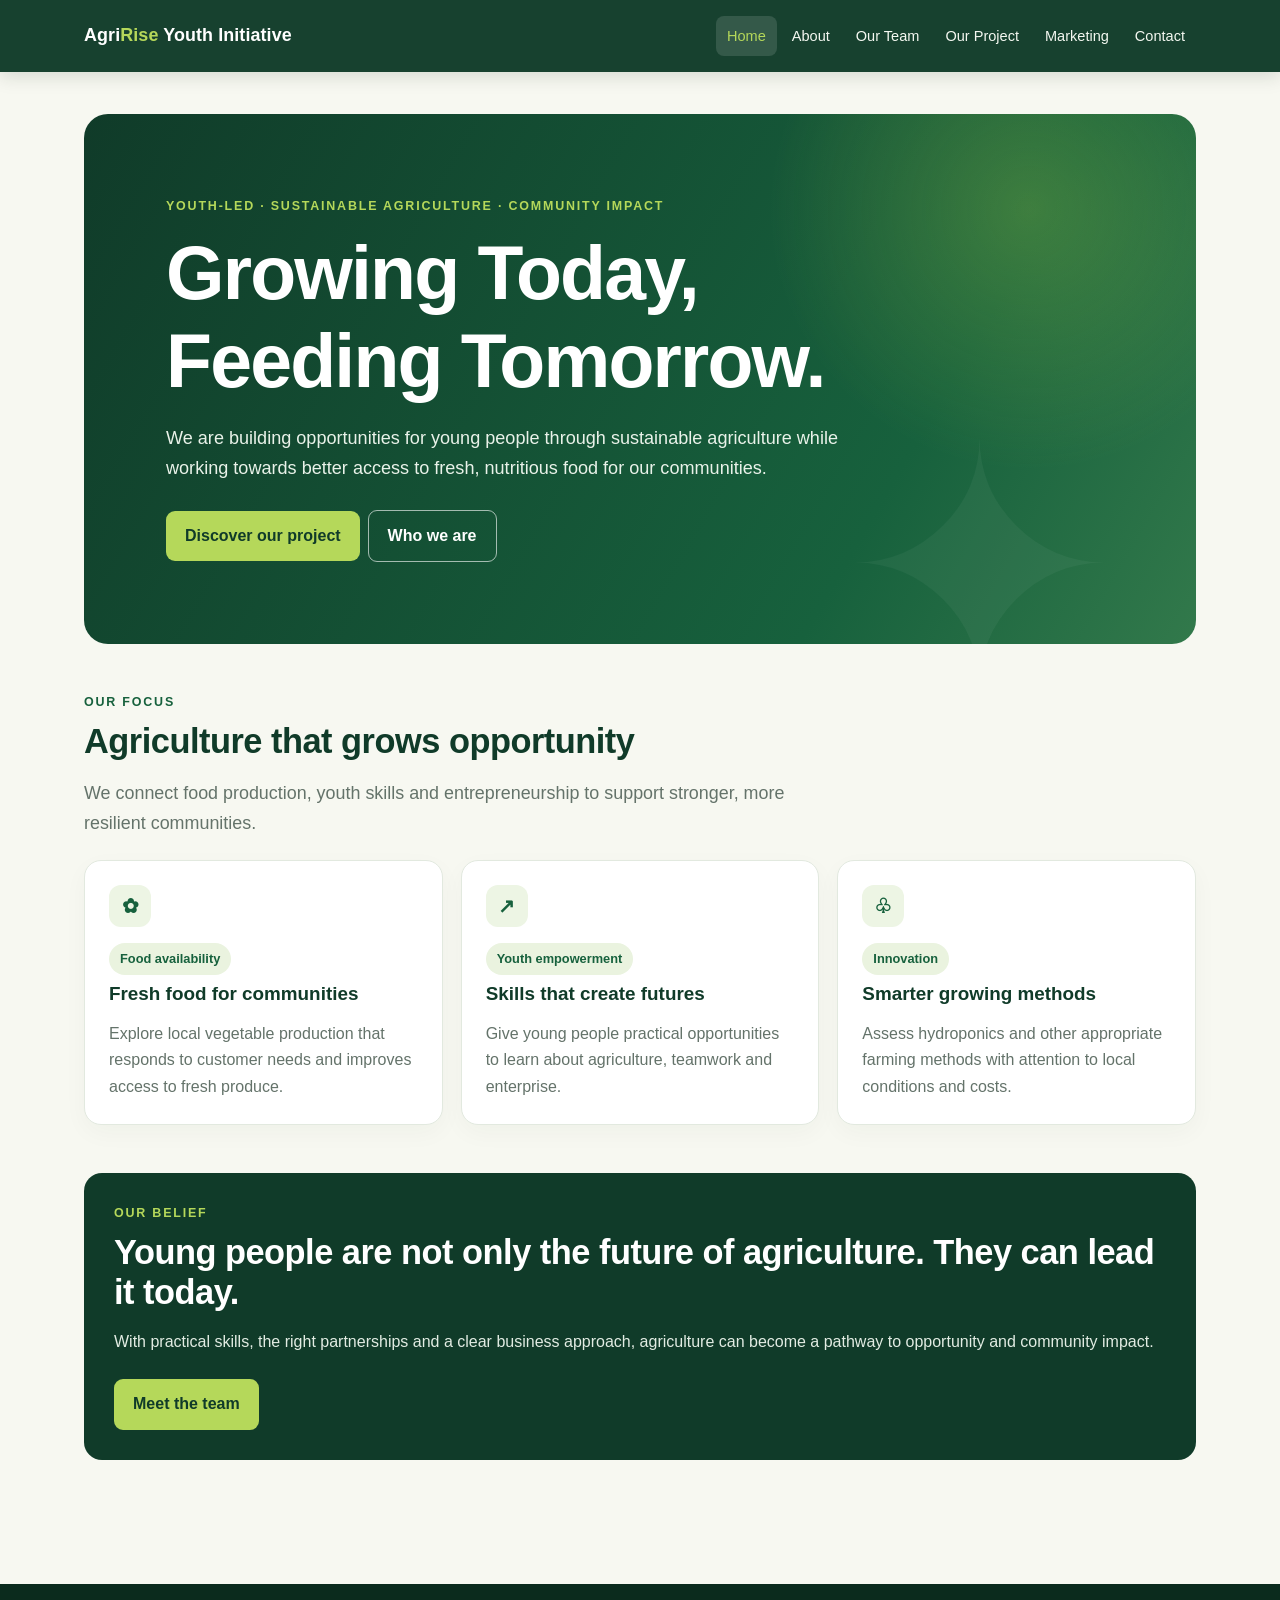
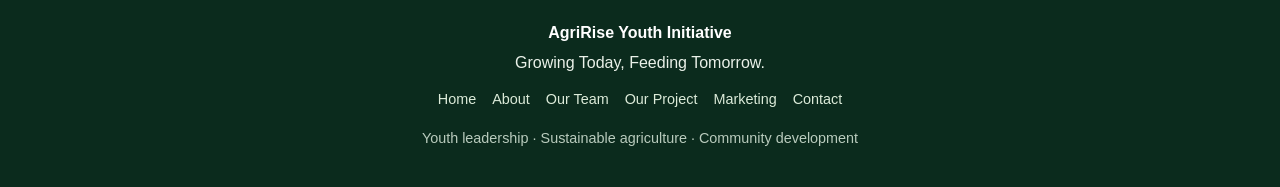
<file: index.html>
<!doctype html><html lang="en"><head><meta charset="utf-8"><meta name="viewport" content="width=device-width,initial-scale=1"><meta name="description" content="AgriRise Youth Initiative: youth empowerment through sustainable agriculture."><title>AgriRise Youth Initiative | Home</title><link rel="stylesheet" href="styles.css"></head><body><header><div class="nav"><a class="brand" href="index.html">Agri<em>Rise</em> Youth Initiative</a><nav aria-label="Main navigation"><a class="active" href="index.html">Home</a><a class="" href="about.html">About</a><a class="" href="team.html">Our Team</a><a class="" href="project.html">Our Project</a><a class="" href="marketing.html">Marketing</a><a class="" href="contact.html">Contact</a></nav></div></header><main>
<section class="hero"><div class="hero-content"><div class="eyebrow">Youth-led · Sustainable agriculture · Community impact</div><h1>Growing Today,<br>Feeding Tomorrow.</h1><p>We are building opportunities for young people through sustainable agriculture while working towards better access to fresh, nutritious food for our communities.</p><a class="btn" href="project.html">Discover our project</a><a class="btn secondary" href="about.html">Who we are</a></div></section>
<section class="section"><div class="section-head"><div class="eyebrow">Our focus</div><h2>Agriculture that grows opportunity</h2><p class="lead">We connect food production, youth skills and entrepreneurship to support stronger, more resilient communities.</p></div><div class="grid"><article class="card"><div class="icon">✿</div><span class="pill">Food availability</span><h3>Fresh food for communities</h3><p>Explore local vegetable production that responds to customer needs and improves access to fresh produce.</p></article><article class="card"><div class="icon">↗</div><span class="pill">Youth empowerment</span><h3>Skills that create futures</h3><p>Give young people practical opportunities to learn about agriculture, teamwork and enterprise.</p></article><article class="card"><div class="icon">♧</div><span class="pill">Innovation</span><h3>Smarter growing methods</h3><p>Assess hydroponics and other appropriate farming methods with attention to local conditions and costs.</p></article></div></section>
<section class="section banner"><div class="eyebrow" style="color:var(--lime)">Our belief</div><h2>Young people are not only the future of agriculture. They can lead it today.</h2><p>With practical skills, the right partnerships and a clear business approach, agriculture can become a pathway to opportunity and community impact.</p><a class="btn" href="team.html">Meet the team</a></section>
</main><footer><p><strong>AgriRise Youth Initiative</strong></p><p>Growing Today, Feeding Tomorrow.</p><div class="footer-links"><a href="index.html">Home</a><a href="about.html">About</a><a href="team.html">Our Team</a><a href="project.html">Our Project</a><a href="marketing.html">Marketing</a><a href="contact.html">Contact</a></div><p class="small" style="color:#b9cbbd;margin-top:15px">Youth leadership · Sustainable agriculture · Community development</p></footer></body></html>
</file>
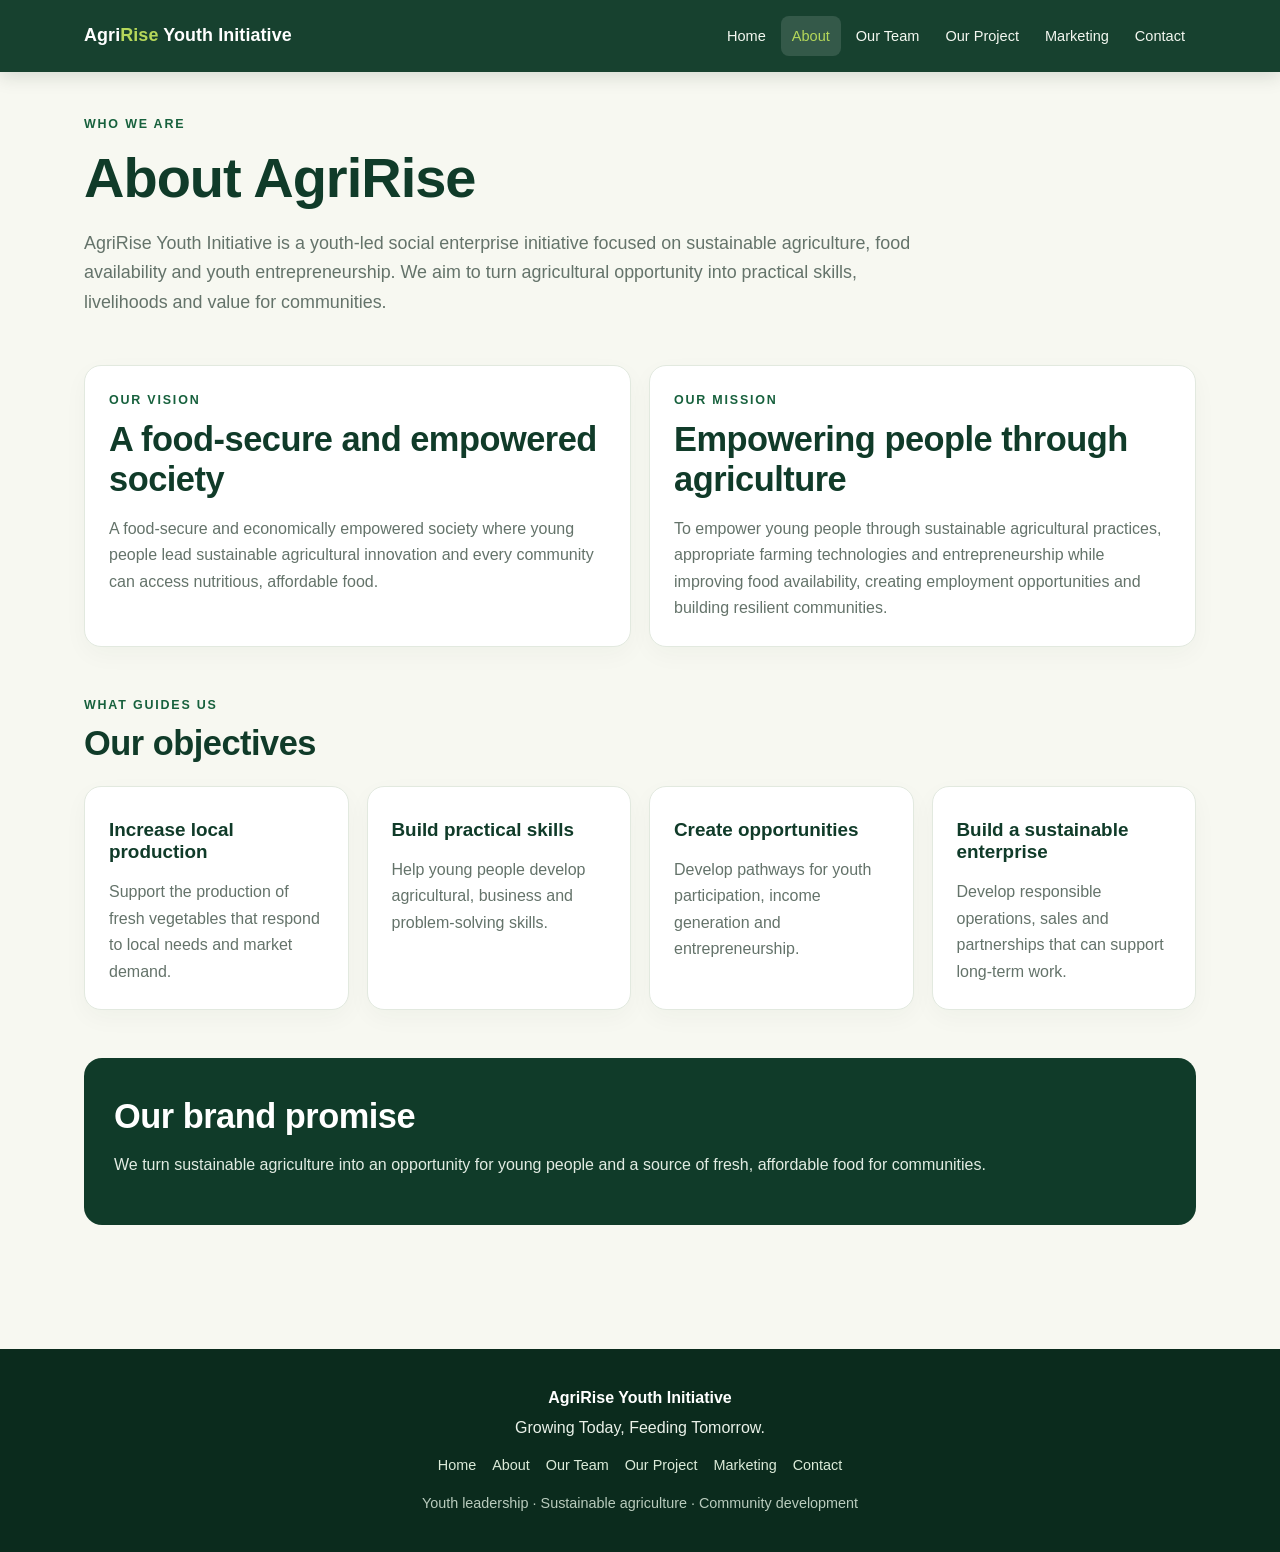
<file: about.html>
<!doctype html><html lang="en"><head><meta charset="utf-8"><meta name="viewport" content="width=device-width,initial-scale=1"><meta name="description" content="AgriRise Youth Initiative: youth empowerment through sustainable agriculture."><title>About AgriRise</title><link rel="stylesheet" href="styles.css"></head><body><header><div class="nav"><a class="brand" href="index.html">Agri<em>Rise</em> Youth Initiative</a><nav aria-label="Main navigation"><a class="" href="index.html">Home</a><a class="active" href="about.html">About</a><a class="" href="team.html">Our Team</a><a class="" href="project.html">Our Project</a><a class="" href="marketing.html">Marketing</a><a class="" href="contact.html">Contact</a></nav></div></header><main>
<div class="eyebrow">Who we are</div><h1 class="page-title">About AgriRise</h1><p class="lead">AgriRise Youth Initiative is a youth-led social enterprise initiative focused on sustainable agriculture, food availability and youth entrepreneurship. We aim to turn agricultural opportunity into practical skills, livelihoods and value for communities.</p>
<section class="section grid"><article class="card"><div class="eyebrow">Our vision</div><h2>A food-secure and empowered society</h2><p>A food-secure and economically empowered society where young people lead sustainable agricultural innovation and every community can access nutritious, affordable food.</p></article><article class="card"><div class="eyebrow">Our mission</div><h2>Empowering people through agriculture</h2><p>To empower young people through sustainable agricultural practices, appropriate farming technologies and entrepreneurship while improving food availability, creating employment opportunities and building resilient communities.</p></article></section>
<section class="section"><div class="section-head"><div class="eyebrow">What guides us</div><h2>Our objectives</h2></div><div class="grid"><article class="card"><h3>Increase local production</h3><p>Support the production of fresh vegetables that respond to local needs and market demand.</p></article><article class="card"><h3>Build practical skills</h3><p>Help young people develop agricultural, business and problem-solving skills.</p></article><article class="card"><h3>Create opportunities</h3><p>Develop pathways for youth participation, income generation and entrepreneurship.</p></article><article class="card"><h3>Build a sustainable enterprise</h3><p>Develop responsible operations, sales and partnerships that can support long-term work.</p></article></div></section>
<section class="section banner"><h2>Our brand promise</h2><p>We turn sustainable agriculture into an opportunity for young people and a source of fresh, affordable food for communities.</p></section>
</main><footer><p><strong>AgriRise Youth Initiative</strong></p><p>Growing Today, Feeding Tomorrow.</p><div class="footer-links"><a href="index.html">Home</a><a href="about.html">About</a><a href="team.html">Our Team</a><a href="project.html">Our Project</a><a href="marketing.html">Marketing</a><a href="contact.html">Contact</a></div><p class="small" style="color:#b9cbbd;margin-top:15px">Youth leadership · Sustainable agriculture · Community development</p></footer></body></html>
</file>
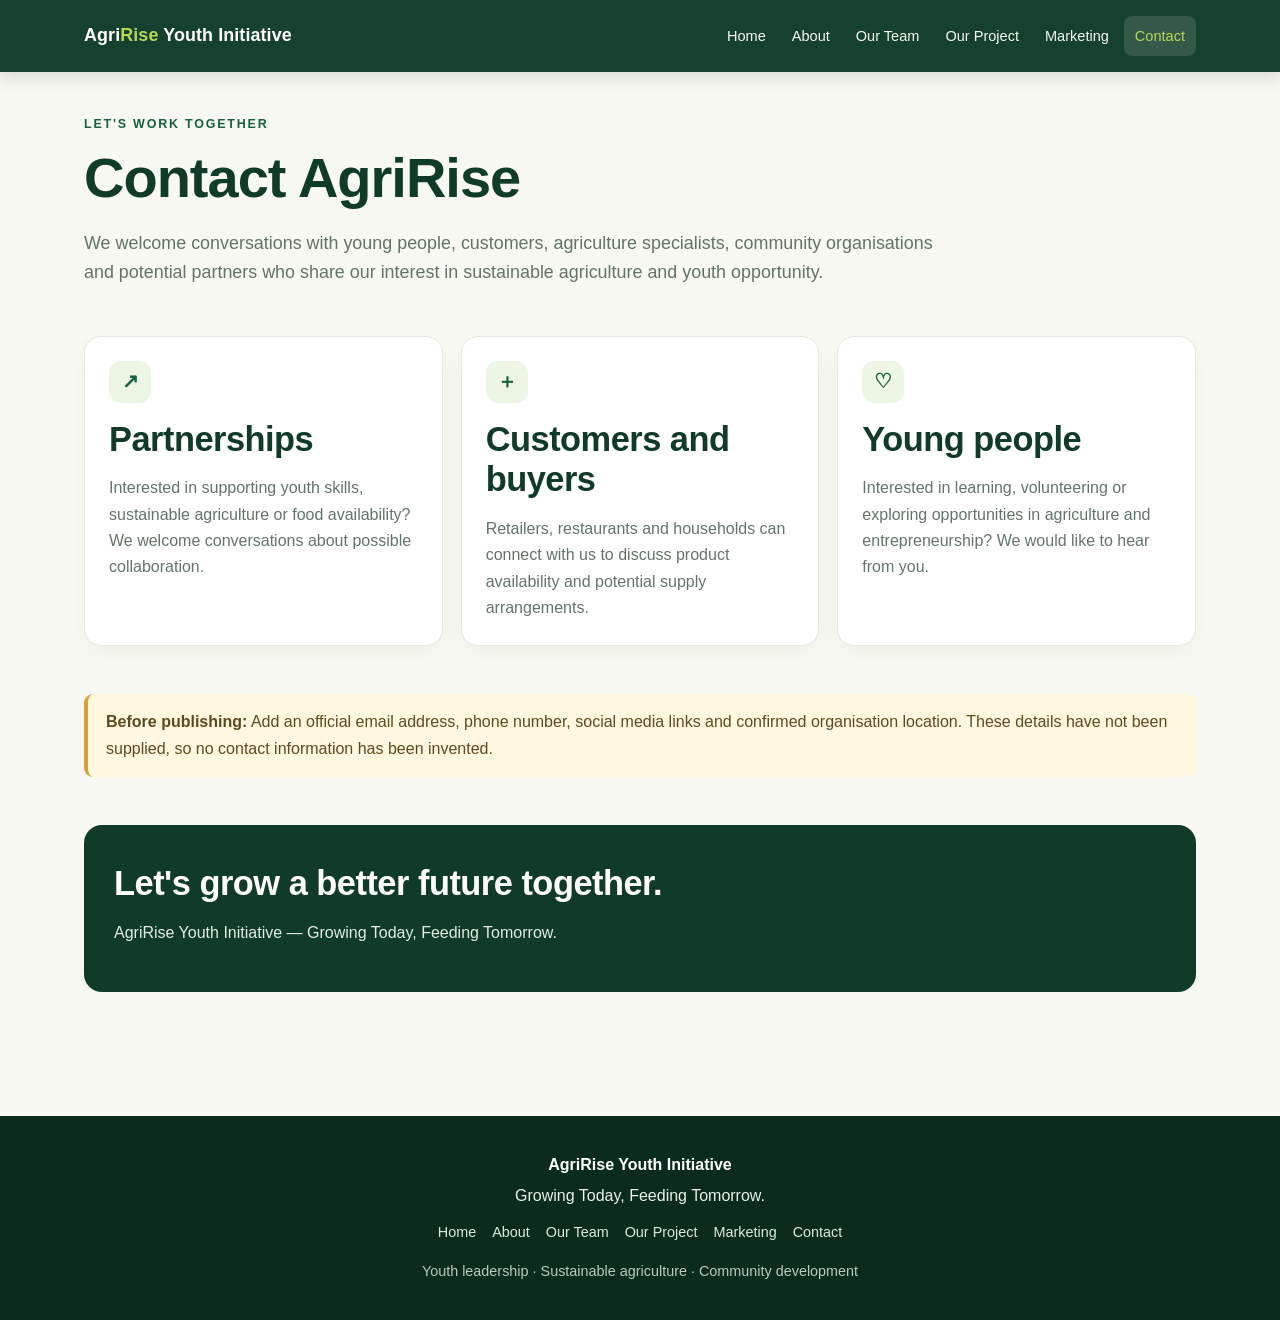
<file: contact.html>
<!doctype html><html lang="en"><head><meta charset="utf-8"><meta name="viewport" content="width=device-width,initial-scale=1"><meta name="description" content="AgriRise Youth Initiative: youth empowerment through sustainable agriculture."><title>Contact AgriRise</title><link rel="stylesheet" href="styles.css"></head><body><header><div class="nav"><a class="brand" href="index.html">Agri<em>Rise</em> Youth Initiative</a><nav aria-label="Main navigation"><a class="" href="index.html">Home</a><a class="" href="about.html">About</a><a class="" href="team.html">Our Team</a><a class="" href="project.html">Our Project</a><a class="" href="marketing.html">Marketing</a><a class="active" href="contact.html">Contact</a></nav></div></header><main>
<div class="eyebrow">Let's work together</div><h1 class="page-title">Contact AgriRise</h1><p class="lead">We welcome conversations with young people, customers, agriculture specialists, community organisations and potential partners who share our interest in sustainable agriculture and youth opportunity.</p>
<section class="section grid"><article class="card"><div class="icon">↗</div><h2>Partnerships</h2><p>Interested in supporting youth skills, sustainable agriculture or food availability? We welcome conversations about possible collaboration.</p></article><article class="card"><div class="icon">＋</div><h2>Customers and buyers</h2><p>Retailers, restaurants and households can connect with us to discuss product availability and potential supply arrangements.</p></article><article class="card"><div class="icon">♡</div><h2>Young people</h2><p>Interested in learning, volunteering or exploring opportunities in agriculture and entrepreneurship? We would like to hear from you.</p></article></section>
<div class="notice"><strong>Before publishing:</strong> Add an official email address, phone number, social media links and confirmed organisation location. These details have not been supplied, so no contact information has been invented.</div>
<section class="section banner"><h2>Let's grow a better future together.</h2><p>AgriRise Youth Initiative — Growing Today, Feeding Tomorrow.</p></section>
</main><footer><p><strong>AgriRise Youth Initiative</strong></p><p>Growing Today, Feeding Tomorrow.</p><div class="footer-links"><a href="index.html">Home</a><a href="about.html">About</a><a href="team.html">Our Team</a><a href="project.html">Our Project</a><a href="marketing.html">Marketing</a><a href="contact.html">Contact</a></div><p class="small" style="color:#b9cbbd;margin-top:15px">Youth leadership · Sustainable agriculture · Community development</p></footer></body></html>
</file>
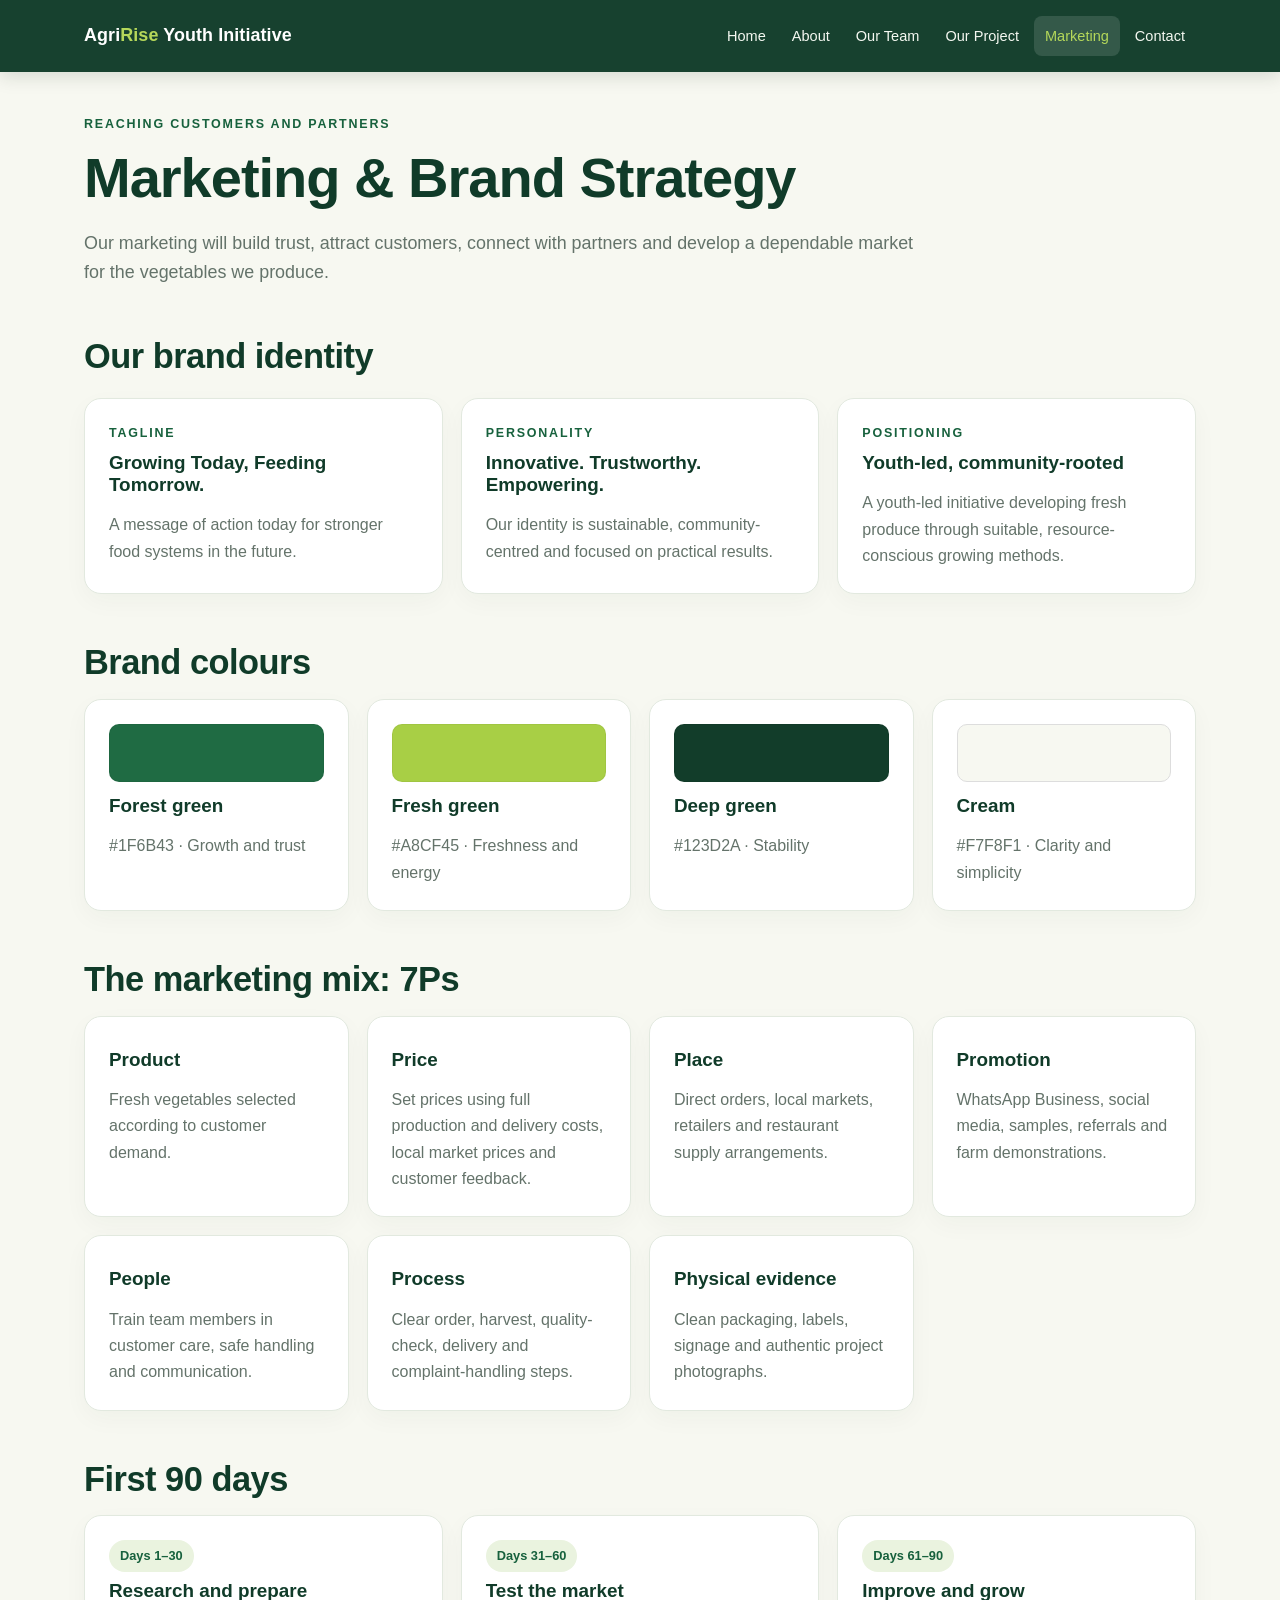
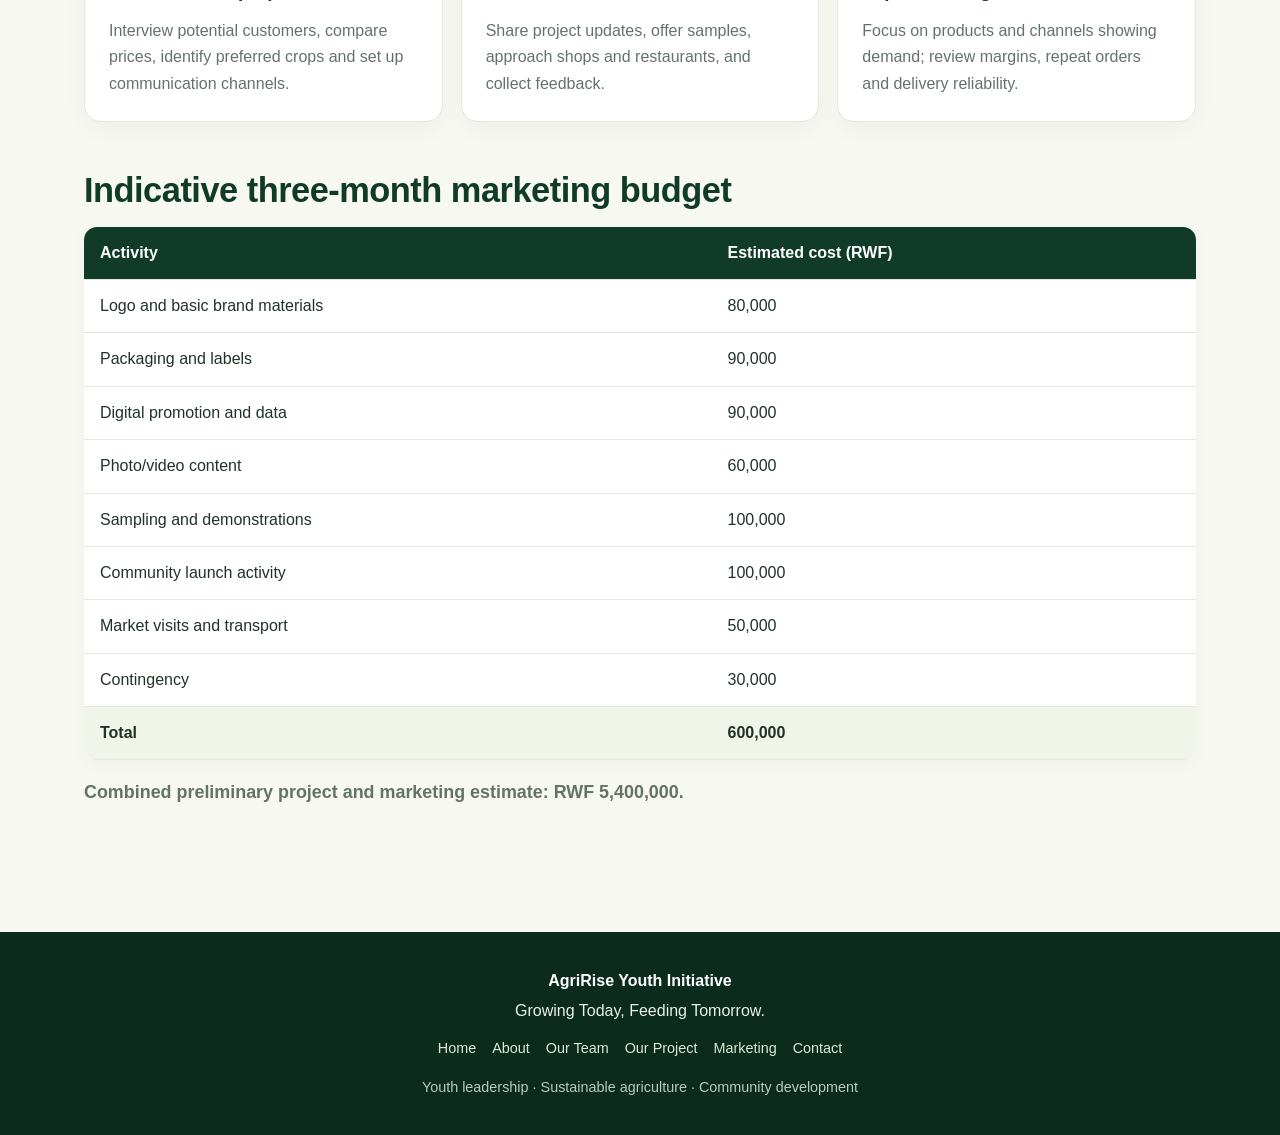
<file: marketing.html>
<!doctype html><html lang="en"><head><meta charset="utf-8"><meta name="viewport" content="width=device-width,initial-scale=1"><meta name="description" content="AgriRise Youth Initiative: youth empowerment through sustainable agriculture."><title>Marketing Strategy | AgriRise</title><link rel="stylesheet" href="styles.css"></head><body><header><div class="nav"><a class="brand" href="index.html">Agri<em>Rise</em> Youth Initiative</a><nav aria-label="Main navigation"><a class="" href="index.html">Home</a><a class="" href="about.html">About</a><a class="" href="team.html">Our Team</a><a class="" href="project.html">Our Project</a><a class="active" href="marketing.html">Marketing</a><a class="" href="contact.html">Contact</a></nav></div></header><main>
<div class="eyebrow">Reaching customers and partners</div><h1 class="page-title">Marketing &amp; Brand Strategy</h1><p class="lead">Our marketing will build trust, attract customers, connect with partners and develop a dependable market for the vegetables we produce.</p>
<section class="section"><div class="section-head"><h2>Our brand identity</h2></div><div class="grid"><article class="card"><div class="eyebrow">Tagline</div><h3>Growing Today, Feeding Tomorrow.</h3><p>A message of action today for stronger food systems in the future.</p></article><article class="card"><div class="eyebrow">Personality</div><h3>Innovative. Trustworthy. Empowering.</h3><p>Our identity is sustainable, community-centred and focused on practical results.</p></article><article class="card"><div class="eyebrow">Positioning</div><h3>Youth-led, community-rooted</h3><p>A youth-led initiative developing fresh produce through suitable, resource-conscious growing methods.</p></article></div></section>
<section class="section"><h2>Brand colours</h2><div class="grid"><article class="card"><div class="swatch" style="background:#1F6B43"></div><h3>Forest green</h3><p>#1F6B43 · Growth and trust</p></article><article class="card"><div class="swatch" style="background:#A8CF45"></div><h3>Fresh green</h3><p>#A8CF45 · Freshness and energy</p></article><article class="card"><div class="swatch" style="background:#123D2A"></div><h3>Deep green</h3><p>#123D2A · Stability</p></article><article class="card"><div class="swatch" style="background:#F7F8F1;border:1px solid #ddd"></div><h3>Cream</h3><p>#F7F8F1 · Clarity and simplicity</p></article></div></section>
<section class="section"><h2>The marketing mix: 7Ps</h2><div class="grid"><article class="card"><h3>Product</h3><p>Fresh vegetables selected according to customer demand.</p></article><article class="card"><h3>Price</h3><p>Set prices using full production and delivery costs, local market prices and customer feedback.</p></article><article class="card"><h3>Place</h3><p>Direct orders, local markets, retailers and restaurant supply arrangements.</p></article><article class="card"><h3>Promotion</h3><p>WhatsApp Business, social media, samples, referrals and farm demonstrations.</p></article><article class="card"><h3>People</h3><p>Train team members in customer care, safe handling and communication.</p></article><article class="card"><h3>Process</h3><p>Clear order, harvest, quality-check, delivery and complaint-handling steps.</p></article><article class="card"><h3>Physical evidence</h3><p>Clean packaging, labels, signage and authentic project photographs.</p></article></div></section>
<section class="section"><h2>First 90 days</h2><div class="grid"><article class="card"><span class="pill">Days 1–30</span><h3>Research and prepare</h3><p>Interview potential customers, compare prices, identify preferred crops and set up communication channels.</p></article><article class="card"><span class="pill">Days 31–60</span><h3>Test the market</h3><p>Share project updates, offer samples, approach shops and restaurants, and collect feedback.</p></article><article class="card"><span class="pill">Days 61–90</span><h3>Improve and grow</h3><p>Focus on products and channels showing demand; review margins, repeat orders and delivery reliability.</p></article></div></section>
<section class="section"><h2>Indicative three-month marketing budget</h2><table><thead><tr><th>Activity</th><th>Estimated cost (RWF)</th></tr></thead><tbody><tr><td>Logo and basic brand materials</td><td>80,000</td></tr><tr><td>Packaging and labels</td><td>90,000</td></tr><tr><td>Digital promotion and data</td><td>90,000</td></tr><tr><td>Photo/video content</td><td>60,000</td></tr><tr><td>Sampling and demonstrations</td><td>100,000</td></tr><tr><td>Community launch activity</td><td>100,000</td></tr><tr><td>Market visits and transport</td><td>50,000</td></tr><tr><td>Contingency</td><td>30,000</td></tr><tr><td>Total</td><td>600,000</td></tr></tbody></table><p class="lead" style="margin-top:18px"><strong>Combined preliminary project and marketing estimate: RWF 5,400,000.</strong></p></section>
</main><footer><p><strong>AgriRise Youth Initiative</strong></p><p>Growing Today, Feeding Tomorrow.</p><div class="footer-links"><a href="index.html">Home</a><a href="about.html">About</a><a href="team.html">Our Team</a><a href="project.html">Our Project</a><a href="marketing.html">Marketing</a><a href="contact.html">Contact</a></div><p class="small" style="color:#b9cbbd;margin-top:15px">Youth leadership · Sustainable agriculture · Community development</p></footer></body></html>
</file>
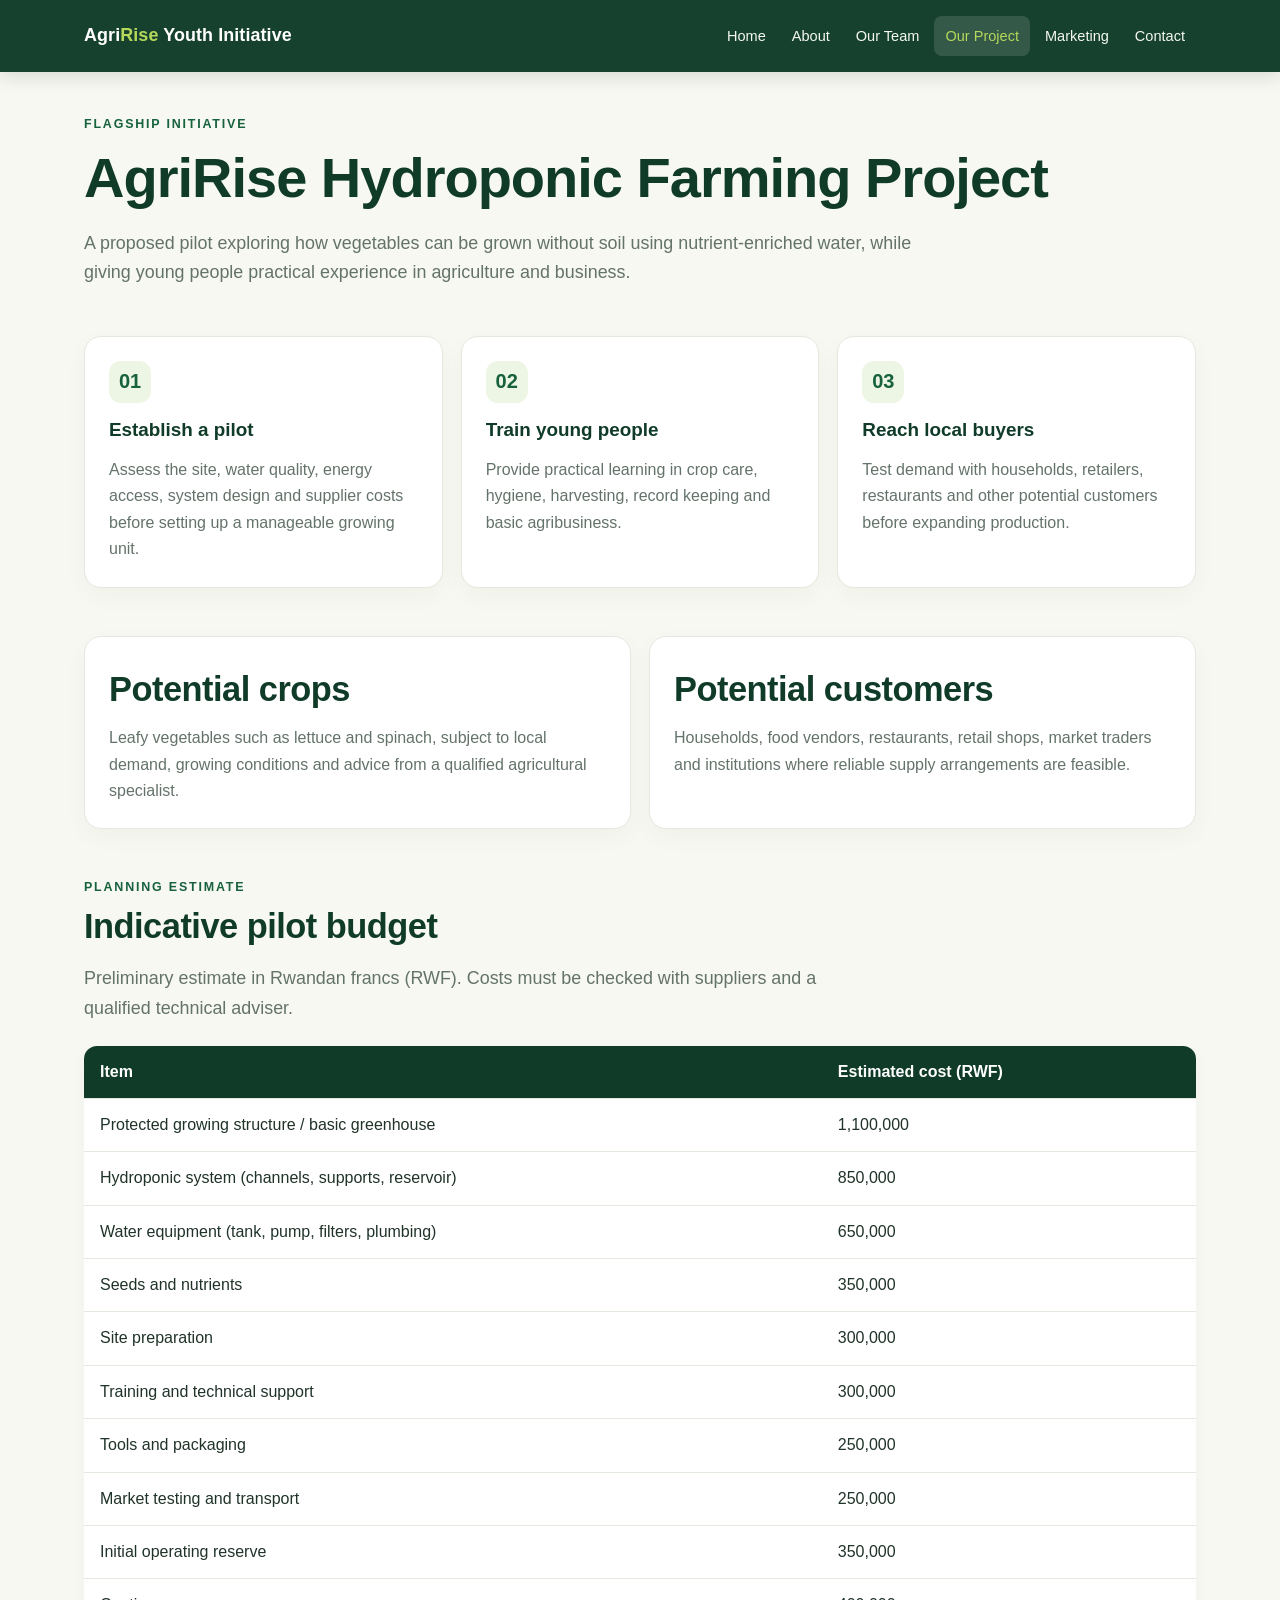
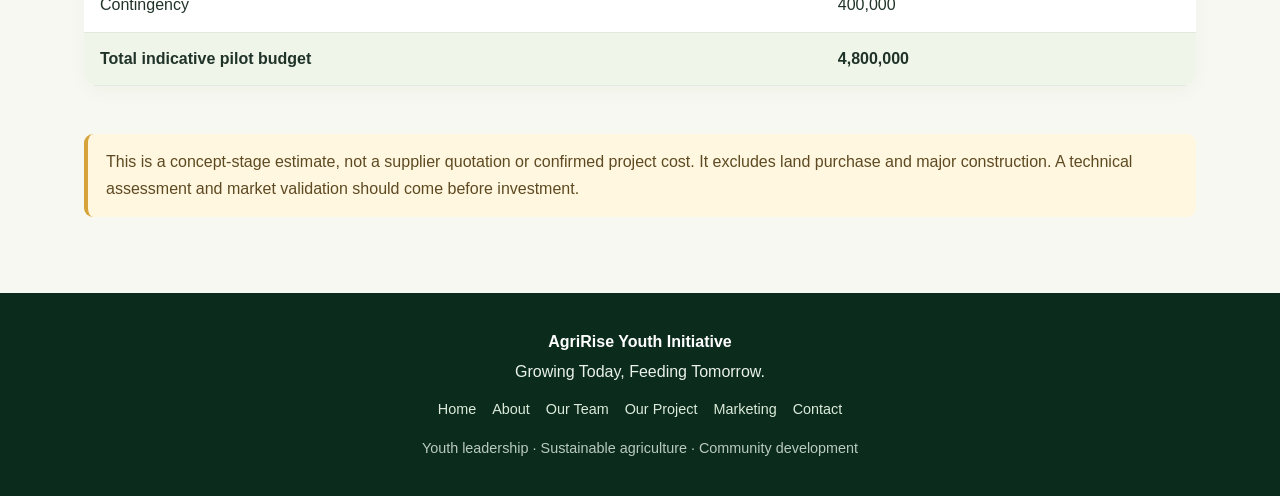
<file: project.html>
<!doctype html><html lang="en"><head><meta charset="utf-8"><meta name="viewport" content="width=device-width,initial-scale=1"><meta name="description" content="AgriRise Youth Initiative: youth empowerment through sustainable agriculture."><title>Our Project | AgriRise</title><link rel="stylesheet" href="styles.css"></head><body><header><div class="nav"><a class="brand" href="index.html">Agri<em>Rise</em> Youth Initiative</a><nav aria-label="Main navigation"><a class="" href="index.html">Home</a><a class="" href="about.html">About</a><a class="" href="team.html">Our Team</a><a class="active" href="project.html">Our Project</a><a class="" href="marketing.html">Marketing</a><a class="" href="contact.html">Contact</a></nav></div></header><main>
<div class="eyebrow">Flagship initiative</div><h1 class="page-title">AgriRise Hydroponic Farming Project</h1><p class="lead">A proposed pilot exploring how vegetables can be grown without soil using nutrient-enriched water, while giving young people practical experience in agriculture and business.</p>
<section class="section grid"><article class="card"><div class="icon">01</div><h3>Establish a pilot</h3><p>Assess the site, water quality, energy access, system design and supplier costs before setting up a manageable growing unit.</p></article><article class="card"><div class="icon">02</div><h3>Train young people</h3><p>Provide practical learning in crop care, hygiene, harvesting, record keeping and basic agribusiness.</p></article><article class="card"><div class="icon">03</div><h3>Reach local buyers</h3><p>Test demand with households, retailers, restaurants and other potential customers before expanding production.</p></article></section>
<section class="section grid"><article class="card"><h2>Potential crops</h2><p>Leafy vegetables such as lettuce and spinach, subject to local demand, growing conditions and advice from a qualified agricultural specialist.</p></article><article class="card"><h2>Potential customers</h2><p>Households, food vendors, restaurants, retail shops, market traders and institutions where reliable supply arrangements are feasible.</p></article></section>
<section class="section"><div class="section-head"><div class="eyebrow">Planning estimate</div><h2>Indicative pilot budget</h2><p class="lead">Preliminary estimate in Rwandan francs (RWF). Costs must be checked with suppliers and a qualified technical adviser.</p></div><table><thead><tr><th>Item</th><th>Estimated cost (RWF)</th></tr></thead><tbody><tr><td>Protected growing structure / basic greenhouse</td><td>1,100,000</td></tr><tr><td>Hydroponic system (channels, supports, reservoir)</td><td>850,000</td></tr><tr><td>Water equipment (tank, pump, filters, plumbing)</td><td>650,000</td></tr><tr><td>Seeds and nutrients</td><td>350,000</td></tr><tr><td>Site preparation</td><td>300,000</td></tr><tr><td>Training and technical support</td><td>300,000</td></tr><tr><td>Tools and packaging</td><td>250,000</td></tr><tr><td>Market testing and transport</td><td>250,000</td></tr><tr><td>Initial operating reserve</td><td>350,000</td></tr><tr><td>Contingency</td><td>400,000</td></tr><tr><td>Total indicative pilot budget</td><td>4,800,000</td></tr></tbody></table></section>
<div class="notice">This is a concept-stage estimate, not a supplier quotation or confirmed project cost. It excludes land purchase and major construction. A technical assessment and market validation should come before investment.</div>
</main><footer><p><strong>AgriRise Youth Initiative</strong></p><p>Growing Today, Feeding Tomorrow.</p><div class="footer-links"><a href="index.html">Home</a><a href="about.html">About</a><a href="team.html">Our Team</a><a href="project.html">Our Project</a><a href="marketing.html">Marketing</a><a href="contact.html">Contact</a></div><p class="small" style="color:#b9cbbd;margin-top:15px">Youth leadership · Sustainable agriculture · Community development</p></footer></body></html>
</file>
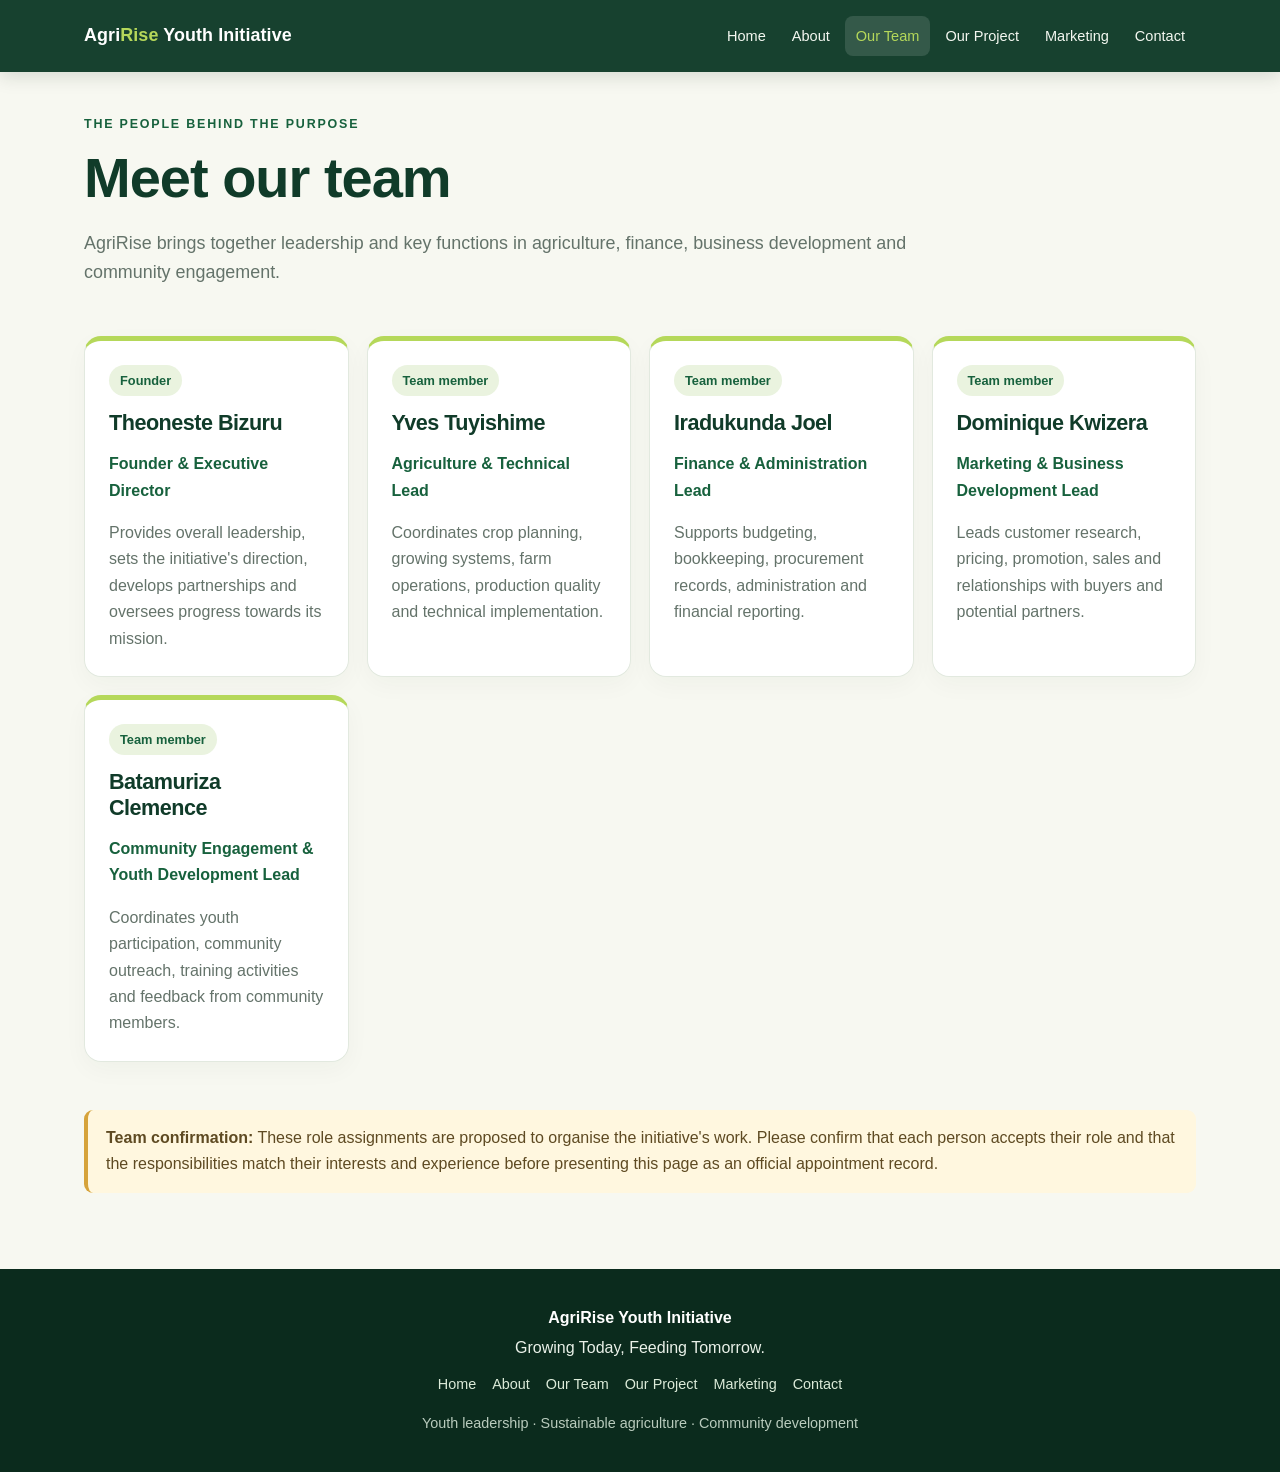
<file: team.html>
<!doctype html><html lang="en"><head><meta charset="utf-8"><meta name="viewport" content="width=device-width,initial-scale=1"><meta name="description" content="AgriRise Youth Initiative: youth empowerment through sustainable agriculture."><title>Our Team | AgriRise</title><link rel="stylesheet" href="styles.css"></head><body><header><div class="nav"><a class="brand" href="index.html">Agri<em>Rise</em> Youth Initiative</a><nav aria-label="Main navigation"><a class="" href="index.html">Home</a><a class="" href="about.html">About</a><a class="active" href="team.html">Our Team</a><a class="" href="project.html">Our Project</a><a class="" href="marketing.html">Marketing</a><a class="" href="contact.html">Contact</a></nav></div></header><main>
<div class="eyebrow">The people behind the purpose</div><h1 class="page-title">Meet our team</h1><p class="lead">AgriRise brings together leadership and key functions in agriculture, finance, business development and community engagement.</p>
<section class="section grid"><article class="card team-card"><span class="pill">Founder</span><h2 style="margin-top:14px">Theoneste Bizuru</h2><div class="role">Founder &amp; Executive Director</div><p>Provides overall leadership, sets the initiative's direction, develops partnerships and oversees progress towards its mission.</p></article>
<article class="card team-card"><span class="pill">Team member</span><h2 style="margin-top:14px">Yves Tuyishime</h2><div class="role">Agriculture &amp; Technical Lead</div><p>Coordinates crop planning, growing systems, farm operations, production quality and technical implementation.</p></article>
<article class="card team-card"><span class="pill">Team member</span><h2 style="margin-top:14px">Iradukunda Joel</h2><div class="role">Finance &amp; Administration Lead</div><p>Supports budgeting, bookkeeping, procurement records, administration and financial reporting.</p></article>
<article class="card team-card"><span class="pill">Team member</span><h2 style="margin-top:14px">Dominique Kwizera</h2><div class="role">Marketing &amp; Business Development Lead</div><p>Leads customer research, pricing, promotion, sales and relationships with buyers and potential partners.</p></article>
<article class="card team-card"><span class="pill">Team member</span><h2 style="margin-top:14px">Batamuriza Clemence</h2><div class="role">Community Engagement &amp; Youth Development Lead</div><p>Coordinates youth participation, community outreach, training activities and feedback from community members.</p></article></section>
<div class="notice"><strong>Team confirmation:</strong> These role assignments are proposed to organise the initiative's work. Please confirm that each person accepts their role and that the responsibilities match their interests and experience before presenting this page as an official appointment record.</div>
</main><footer><p><strong>AgriRise Youth Initiative</strong></p><p>Growing Today, Feeding Tomorrow.</p><div class="footer-links"><a href="index.html">Home</a><a href="about.html">About</a><a href="team.html">Our Team</a><a href="project.html">Our Project</a><a href="marketing.html">Marketing</a><a href="contact.html">Contact</a></div><p class="small" style="color:#b9cbbd;margin-top:15px">Youth leadership · Sustainable agriculture · Community development</p></footer></body></html>
</file>
<file: styles.css>
:root{--forest:#17613d;--lime:#b5d85a;--deep:#103b29;--cream:#f7f8f1;--ink:#203329;--muted:#64736a;--line:#e2e9df;--white:#fff}
*{box-sizing:border-box}html{scroll-behavior:smooth}body{margin:0;background:var(--cream);color:var(--ink);font:16px/1.65 Inter,Arial,sans-serif}a{color:inherit}header{position:sticky;top:0;z-index:10;background:rgba(16,59,41,.97);box-shadow:0 4px 18px #09251625}.nav{max-width:1160px;margin:auto;min-height:72px;padding:12px 24px;display:flex;align-items:center;justify-content:space-between;gap:18px;flex-wrap:wrap}.brand{color:white;text-decoration:none;font-size:1.12rem;font-weight:850;letter-spacing:.1px}.brand em{font-style:normal;color:var(--lime)}nav{display:flex;gap:4px;flex-wrap:wrap}nav a{color:#f4f8f1;text-decoration:none;padding:8px 11px;border-radius:8px;font-size:.91rem}nav a:hover,nav a.active{background:#ffffff20;color:var(--lime)}main{max-width:1160px;margin:auto;padding:42px 24px 76px}.hero{position:relative;overflow:hidden;border-radius:24px;padding:clamp(42px,7vw,82px);color:white;background:radial-gradient(circle at 85% 18%,#a8cf4545,transparent 25%),linear-gradient(120deg,#103b29 0%,#17613d 72%,#32794b 100%);min-height:390px;display:flex;align-items:center}.hero:after{content:'✦';position:absolute;right:7%;bottom:-90px;font-size:330px;line-height:1;color:#ffffff0b;pointer-events:none}.hero-content{max-width:760px;position:relative;z-index:1}.eyebrow{text-transform:uppercase;letter-spacing:1.8px;font-size:.78rem;font-weight:800;color:var(--forest)}.hero .eyebrow{color:var(--lime)}h1,h2,h3{line-height:1.18;color:var(--deep)}h1{font-size:clamp(2.5rem,6vw,4.7rem);letter-spacing:-1.8px;margin:12px 0 18px}h1.page-title{font-size:clamp(2.3rem,5vw,3.5rem);letter-spacing:-1px;margin:10px 0 16px}h2{font-size:clamp(1.6rem,3vw,2.15rem);letter-spacing:-.5px;margin:8px 0 16px}h3{font-size:1.18rem;margin:8px 0}.hero h1{color:white}.hero p{font-size:1.13rem;color:#e9f2e9;max-width:700px}.lead{font-size:1.12rem;color:var(--muted);max-width:850px}.section{margin:48px 0}.section-head{max-width:760px;margin-bottom:22px}.grid{display:grid;grid-template-columns:repeat(auto-fit,minmax(235px,1fr));gap:18px}.card{background:white;border:1px solid var(--line);border-radius:17px;padding:24px;box-shadow:0 8px 24px #173b2409}.card p{color:var(--muted);margin-bottom:0}.card .eyebrow{margin-bottom:8px}.icon{width:42px;height:42px;border-radius:12px;background:#edf5e4;color:var(--forest);display:grid;place-items:center;font-size:1.25rem;font-weight:800;margin-bottom:16px}.pill{display:inline-flex;align-items:center;border-radius:99px;background:#eaf3df;color:var(--forest);font-size:.8rem;font-weight:800;padding:5px 11px}.btn{display:inline-block;text-decoration:none;border-radius:9px;padding:12px 19px;font-weight:800;background:var(--lime);color:var(--deep);margin:8px 8px 0 0}.btn.secondary{background:transparent;border:1px solid #ffffff9c;color:white}.btn.dark{background:var(--deep);color:white}.banner{border-radius:18px;background:var(--deep);color:white;padding:30px}.banner h2{color:white}.banner p{color:#e2ece3}.team-card{border-top:5px solid var(--lime)}.team-card h2{font-size:1.35rem}.role{font-weight:800;color:var(--forest)}.notice{background:#fff7df;border-left:4px solid #d6a33b;border-radius:9px;padding:15px 18px;color:#5e4a22}.swatch{height:58px;border-radius:10px;margin-bottom:13px;border:1px solid #0000000c}table{width:100%;border-collapse:collapse;background:white;border-radius:13px;overflow:hidden;box-shadow:0 6px 20px #173b2408}th,td{text-align:left;padding:13px 16px;border-bottom:1px solid var(--line)}th{background:var(--deep);color:white}tbody tr:last-child td{font-weight:800;background:#f0f5e9}footer{background:#0b2b1d;color:#eaf1e9;padding:32px 22px;text-align:center}footer strong{color:white}footer p{margin:4px}.footer-links{margin-top:12px;display:flex;gap:16px;justify-content:center;flex-wrap:wrap}.footer-links a{color:#dcebd9;text-decoration:none;font-size:.9rem}.footer-links a:hover{color:var(--lime)}.small{font-size:.9rem;color:var(--muted)}.stat{font-size:1.8rem;font-weight:850;color:var(--forest)}
@media(max-width:720px){.nav{justify-content:center}.brand{width:100%;text-align:center}nav{justify-content:center}nav a{font-size:.85rem;padding:7px 8px}main{padding:28px 16px 55px}.hero{min-height:350px;padding:36px 25px}.hero:after{font-size:200px;right:-5%}th,td{padding:10px;font-size:.92rem}}
</file>
